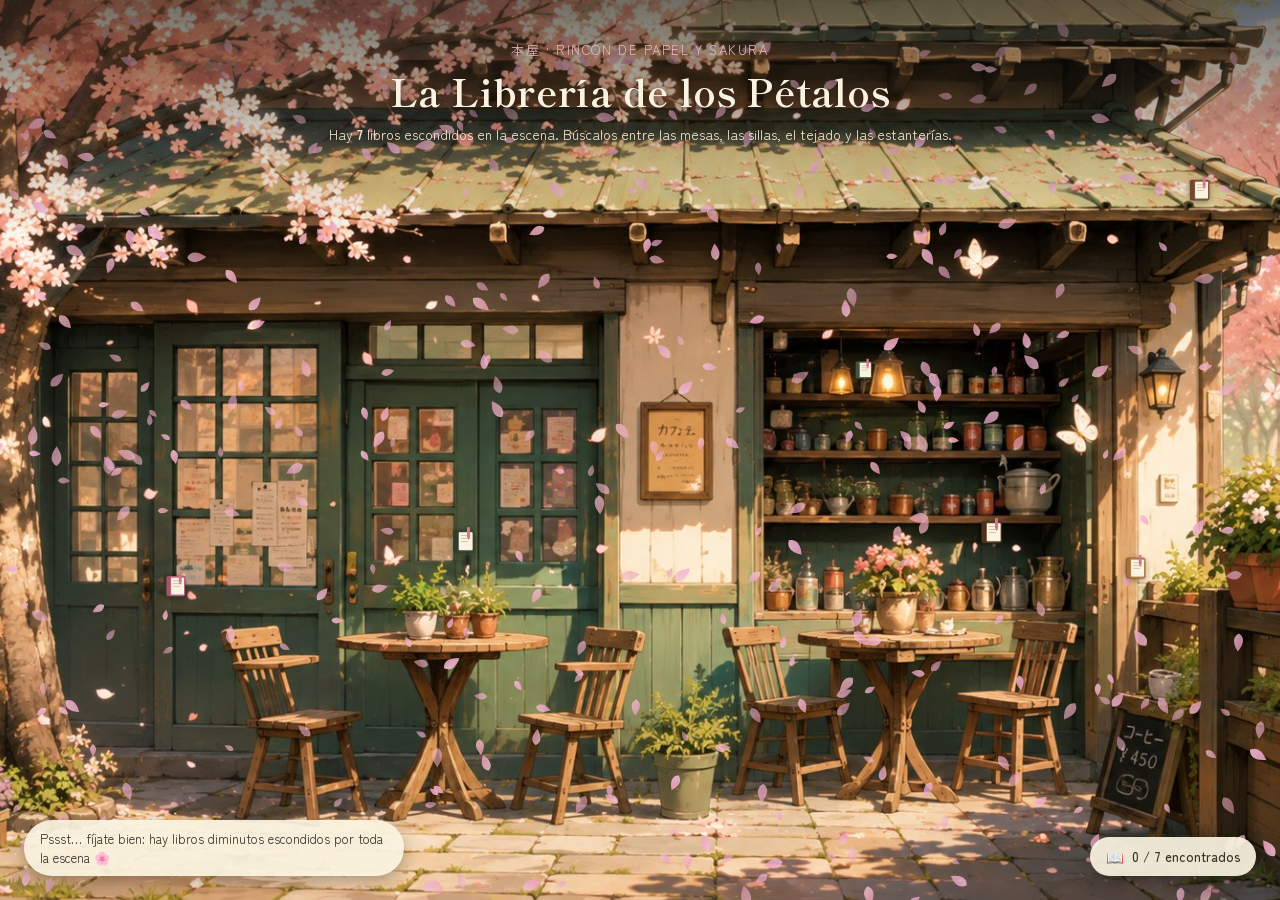
<file: index.html>
<!DOCTYPE html>
<html lang="es">
<head>
<meta charset="UTF-8" />
<meta name="viewport" content="width=device-width, initial-scale=1.0" />
<title>La Librería de los Pétalos · Libros escondidos</title>
<meta name="description" content="Encuentra los libros escondidos entre los pétalos de sakura en esta librería de estilo anime cozy." />

<link rel="preconnect" href="https://fonts.googleapis.com">
<link rel="preconnect" href="https://fonts.gstatic.com" crossorigin>
<link href="https://fonts.googleapis.com/css2?family=Shippori+Mincho:wght@500;700&family=Zen+Maru+Gothic:wght@400;500;700&display=swap" rel="stylesheet">

<link rel="stylesheet" href="css/style.css" />
</head>
<body>

  <!-- Escena principal -->
  <main class="scene-wrap">
    <div class="scene" id="scene">

      <img
        class="scene__bg-blur"
        src="assets/escena-libreria.jpg"
        alt=""
        aria-hidden="true"
      />
      <img
        class="scene__bg"
        id="sceneImg"
        src="assets/escena-libreria.jpg"
        alt="Fachada de una librería japonesa acogedora bajo los cerezos en flor, con mesas de madera, sillas y estanterías con macetas"
      />

      <!-- Lienzo de pétalos animados -->
      <canvas class="scene__petals" id="petalCanvas" aria-hidden="true"></canvas>

      <!-- Cabecera flotante -->
      <header class="scene__header">
        <p class="scene__eyebrow">本屋 · Rincón de papel y sakura</p>
        <h1 class="scene__title">La Librería de los Pétalos</h1>
        <p class="scene__subtitle">Hay <strong id="totalBooks">7</strong> libros escondidos en la escena. Búscalos entre las mesas, las sillas, el tejado y las estanterías.</p>
      </header>

      <!-- Contador de progreso -->
      <div class="progress" id="progress" role="status" aria-live="polite">
        <span class="progress__icon">📖</span>
        <span><span id="foundCount">0</span> / <span id="totalCount">7</span> encontrados</span>
      </div>

      <!-- Los hotspots de libros se insertan aquí por JS -->
      <div class="hotspots" id="hotspots"></div>

    </div>

    <p class="hint">Pssst… fíjate bien: hay libros diminutos escondidos por toda la escena 🌸</p>
  </main>

  <!-- Ficha del libro (modal) -->
  <div class="book-modal" id="bookModal" aria-hidden="true">
    <div class="book-modal__backdrop" id="bookBackdrop"></div>
    <div class="book-modal__card" role="dialog" aria-modal="true" aria-labelledby="bookTitle">
      <button class="book-modal__close" id="bookClose" aria-label="Cerrar ficha del libro">✕</button>
      <div class="book-modal__seal" id="bookSeal">4.5</div>
      <p class="book-modal__eyebrow" id="bookEyebrow">Ficha del libro</p>
      <h2 class="book-modal__title" id="bookTitle">Título</h2>
      <p class="book-modal__author" id="bookAuthor">Autor</p>
      <p class="book-modal__synopsis" id="bookSynopsis">Sinopsis...</p>
      <div class="book-modal__stars" id="bookStars" aria-hidden="true"></div>
    </div>
  </div>

  <script src="js/books-data.js"></script>
  <script src="js/petals.js"></script>
  <script src="js/app.js"></script>
</body>
</html>
</file>
<file: css/style.css>
/* ===========================================================
   La Librería de los Pétalos — estilos
   Paleta: verde bosque (tejado), crema (pared), terracota (madera),
   rosa sakura (pétalos), dorado (farolillos), tinta (texto)
=========================================================== */

:root{
  --forest: #3b4a3a;
  --forest-dark: #26302a;
  --cream: #f4e9cf;
  --paper: #faf3e1;
  --paper-shadow: #e8d9b8;
  --terracotta: #8a5a3b;
  --terracotta-dark: #5e3b23;
  --sakura: #f3b6c6;
  --sakura-deep: #d9748e;
  --gold: #d9a441;
  --ink: #3a2f28;
  --ink-soft: #6b5c4d;

  --font-display: "Shippori Mincho", "Times New Roman", serif;
  --font-body: "Zen Maru Gothic", "Hiragino Maru Gothic ProN", sans-serif;
}

*, *::before, *::after{ box-sizing: border-box; }

html, body{
  margin: 0;
  padding: 0;
  background: var(--forest-dark);
  font-family: var(--font-body);
  color: var(--ink);
  height: 100%;
  overflow: hidden;
}

:focus-visible{
  outline: 3px solid var(--gold);
  outline-offset: 3px;
  border-radius: 6px;
}

/* ---------- Escena a pantalla completa ---------- */

.scene-wrap{
  position: fixed;
  inset: 0;
  width: 100vw;
  height: 100dvh;
}

.scene{
  position: absolute;
  inset: 0;
  width: 100%;
  height: 100%;
  overflow: hidden;
  background: var(--forest-dark);
}

.scene__bg-blur{
  position: absolute;
  inset: 0;
  width: 100%;
  height: 100%;
  object-fit: cover;
  object-position: 50% 42%;
  filter: blur(50px) saturate(1.2) brightness(.8);
  transform: scale(1.2);
  pointer-events: none;
  user-select: none;
}

.scene__bg{
  position: absolute;
  top: 0;
  left: 0;
  object-fit: contain;
  user-select: none;
  -webkit-user-drag: none;
  pointer-events: none;
  box-shadow: 0 0 80px 20px rgba(0,0,0,.35);
}

.scene__petals{
  position: absolute;
  inset: 0;
  width: 100%;
  height: 100%;
  pointer-events: none;
}

/* ---------- Cabecera flotante ---------- */

.scene__header{
  position: absolute;
  top: 0;
  left: 0;
  right: 0;
  padding: clamp(18px, 4vw, 40px) clamp(16px, 4vw, 36px) clamp(46px, 9vw, 90px);
  text-align: center;
  color: var(--paper);
  background: linear-gradient(180deg, rgba(20,20,15,.6) 0%, rgba(20,20,15,.22) 55%, transparent 100%);
  pointer-events: none;
  z-index: 3;
}

.scene__eyebrow{
  margin: 0 0 4px;
  font-family: var(--font-body);
  font-size: clamp(10px, 1.4vw, 13px);
  letter-spacing: .12em;
  text-transform: uppercase;
  color: var(--sakura);
  opacity: .95;
}

.scene__title{
  margin: 0 0 6px;
  font-family: var(--font-display);
  font-weight: 700;
  font-size: clamp(20px, 4.2vw, 38px);
  text-shadow: 0 2px 10px rgba(0,0,0,.5);
  letter-spacing: .01em;
}

.scene__subtitle{
  margin: 0 auto;
  max-width: 46em;
  font-size: clamp(11px, 1.5vw, 14px);
  line-height: 1.5;
  color: var(--cream);
  text-shadow: 0 1px 6px rgba(0,0,0,.5);
}

/* ---------- Contador de progreso ---------- */

.progress{
  position: absolute;
  right: clamp(12px, 2.4vw, 24px);
  bottom: clamp(12px, 2.4vw, 24px);
  display: flex;
  align-items: center;
  gap: 8px;
  padding: 9px 16px;
  background: rgba(250, 243, 225, .92);
  color: var(--ink);
  border-radius: 999px;
  font-size: clamp(11px, 1.4vw, 13px);
  font-weight: 500;
  box-shadow: 0 6px 18px rgba(0,0,0,.3);
  z-index: 5;
}

.progress__icon{ font-size: 1.1em; }

.hint{
  position: absolute;
  left: clamp(12px, 2.4vw, 24px);
  bottom: clamp(12px, 2.4vw, 24px);
  margin: 0;
  max-width: min(60vw, 380px);
  color: var(--ink);
  background: rgba(250, 243, 225, .92);
  padding: 9px 16px;
  border-radius: 999px;
  box-shadow: 0 6px 18px rgba(0,0,0,.3);
  font-size: clamp(11px, 1.4vw, 13px);
  z-index: 5;
}

/* ---------- Hotspots (libros escondidos) ---------- */

.hotspots{
  position: absolute;
  inset: 0;
}

.book-spot{
  position: absolute;
  transform: translate(-50%, -50%);
  width: var(--w, 34px);
  height: var(--h, 34px);
  display: grid;
  place-items: center;
  background: none;
  border: none;
  padding: 0;
  cursor: pointer;
  filter: drop-shadow(0 2px 3px rgba(0,0,0,.35));
  animation: bookFloat 3.6s ease-in-out infinite;
  animation-delay: var(--delay, 0s);
  z-index: 4;
}

.book-spot svg{
  width: 100%;
  height: 100%;
  overflow: visible;
  transition: transform .25s ease, filter .25s ease;
}

.book-spot:hover svg,
.book-spot:focus-visible svg{
  transform: scale(1.28) rotate(-4deg);
  filter: drop-shadow(0 0 10px rgba(255, 223, 150, .9));
}

.book-spot::after{
  content: "";
  position: absolute;
  inset: -40%;
  border-radius: 50%;
  background: radial-gradient(circle, rgba(255,224,150,.55) 0%, rgba(255,224,150,0) 70%);
  opacity: 0;
  transition: opacity .25s ease;
  pointer-events: none;
}

.book-spot:hover::after,
.book-spot:focus-visible::after{
  opacity: 1;
}

.book-spot.found{
  animation: none;
}

.book-spot.found svg{
  filter: saturate(.6) brightness(1.05);
}

.book-spot.found .book-spot__check{
  opacity: 1;
  transform: scale(1);
}

.book-spot__check{
  position: absolute;
  top: -6px;
  right: -8px;
  width: 16px;
  height: 16px;
  border-radius: 50%;
  background: var(--sakura-deep);
  color: #fff;
  font-size: 10px;
  line-height: 16px;
  text-align: center;
  opacity: 0;
  transform: scale(.4);
  transition: opacity .2s ease, transform .2s ease;
}

@keyframes bookFloat{
  0%, 100%{ transform: translate(-50%, -50%) translateY(0) rotate(0deg); }
  50%{ transform: translate(-50%, -50%) translateY(-4px) rotate(-2deg); }
}

/* ---------- Ficha del libro (modal) ---------- */

.book-modal{
  position: fixed;
  inset: 0;
  z-index: 50;
  display: flex;
  align-items: center;
  justify-content: center;
  padding: 20px;
  opacity: 0;
  pointer-events: none;
  transition: opacity .25s ease;
}

.book-modal.is-open{
  opacity: 1;
  pointer-events: auto;
}

.book-modal__backdrop{
  position: absolute;
  inset: 0;
  background: rgba(20, 16, 12, .6);
  backdrop-filter: blur(3px);
}

.book-modal__card{
  position: relative;
  width: min(420px, 100%);
  max-height: 85vh;
  overflow-y: auto;
  background:
    radial-gradient(circle at 100% 0%, rgba(139,90,60,.08), transparent 45%),
    var(--paper);
  border-radius: 14px;
  padding: 30px 28px 26px;
  box-shadow: 0 30px 70px rgba(0,0,0,.5);
  border: 1px solid var(--paper-shadow);
  transform: translateY(18px) scale(.96);
  transition: transform .3s cubic-bezier(.2,.8,.2,1);
}

.book-modal.is-open .book-modal__card{
  transform: translateY(0) scale(1);
}

.book-modal__card::before{
  content: "";
  position: absolute;
  top: 0; left: 26px;
  width: 22px;
  height: 46px;
  background: var(--sakura-deep);
  clip-path: polygon(0 0, 100% 0, 100% 100%, 50% 78%, 0 100%);
  box-shadow: 0 3px 6px rgba(0,0,0,.25);
}

.book-modal__close{
  position: absolute;
  top: 14px;
  right: 14px;
  width: 30px;
  height: 30px;
  border-radius: 50%;
  border: none;
  background: rgba(58,47,40,.08);
  color: var(--ink);
  font-size: 14px;
  cursor: pointer;
  transition: background .2s ease;
}
.book-modal__close:hover{ background: rgba(58,47,40,.18); }

.book-modal__seal{
  position: absolute;
  top: 22px;
  right: 60px;
  width: 46px;
  height: 46px;
  border-radius: 50%;
  border: 2px solid var(--sakura-deep);
  color: var(--sakura-deep);
  display: grid;
  place-items: center;
  font-family: var(--font-display);
  font-weight: 700;
  font-size: 13px;
  transform: rotate(-8deg);
  opacity: .9;
}

.book-modal__eyebrow{
  margin: 10px 0 2px;
  font-size: 11px;
  letter-spacing: .12em;
  text-transform: uppercase;
  color: var(--sakura-deep);
}

.book-modal__title{
  margin: 0 0 2px;
  font-family: var(--font-display);
  font-weight: 700;
  font-size: clamp(20px, 4vw, 26px);
  color: var(--forest);
  padding-right: 70px;
}

.book-modal__author{
  margin: 0 0 14px;
  font-size: 13px;
  color: var(--ink-soft);
  font-style: italic;
}

.book-modal__synopsis{
  margin: 0 0 16px;
  font-size: 14.5px;
  line-height: 1.65;
  color: var(--ink);
}

.book-modal__stars{
  font-size: 18px;
  letter-spacing: 2px;
  color: var(--gold);
}

.star{ display: inline-block; position: relative; color: rgba(58,47,40,.2); }
.star--full{ color: var(--gold); }
.star--half{ color: rgba(58,47,40,.2); }
.star--half-fill{
  position: absolute;
  inset: 0;
  width: 50%;
  overflow: hidden;
  color: var(--gold);
}

/* ---------- Responsive ---------- */

@media (max-width: 560px){
  .scene{ border-radius: 12px; }
  .progress{ padding: 6px 10px; }
  .book-modal__card{ padding: 24px 20px 20px; }
}

/* ---------- Accesibilidad: reduce motion ---------- */

@media (prefers-reduced-motion: reduce){
  .book-spot{ animation: none; }
  .book-modal__card{ transition: none; }
  .scene__petals{ display: none; }
}
</file>
